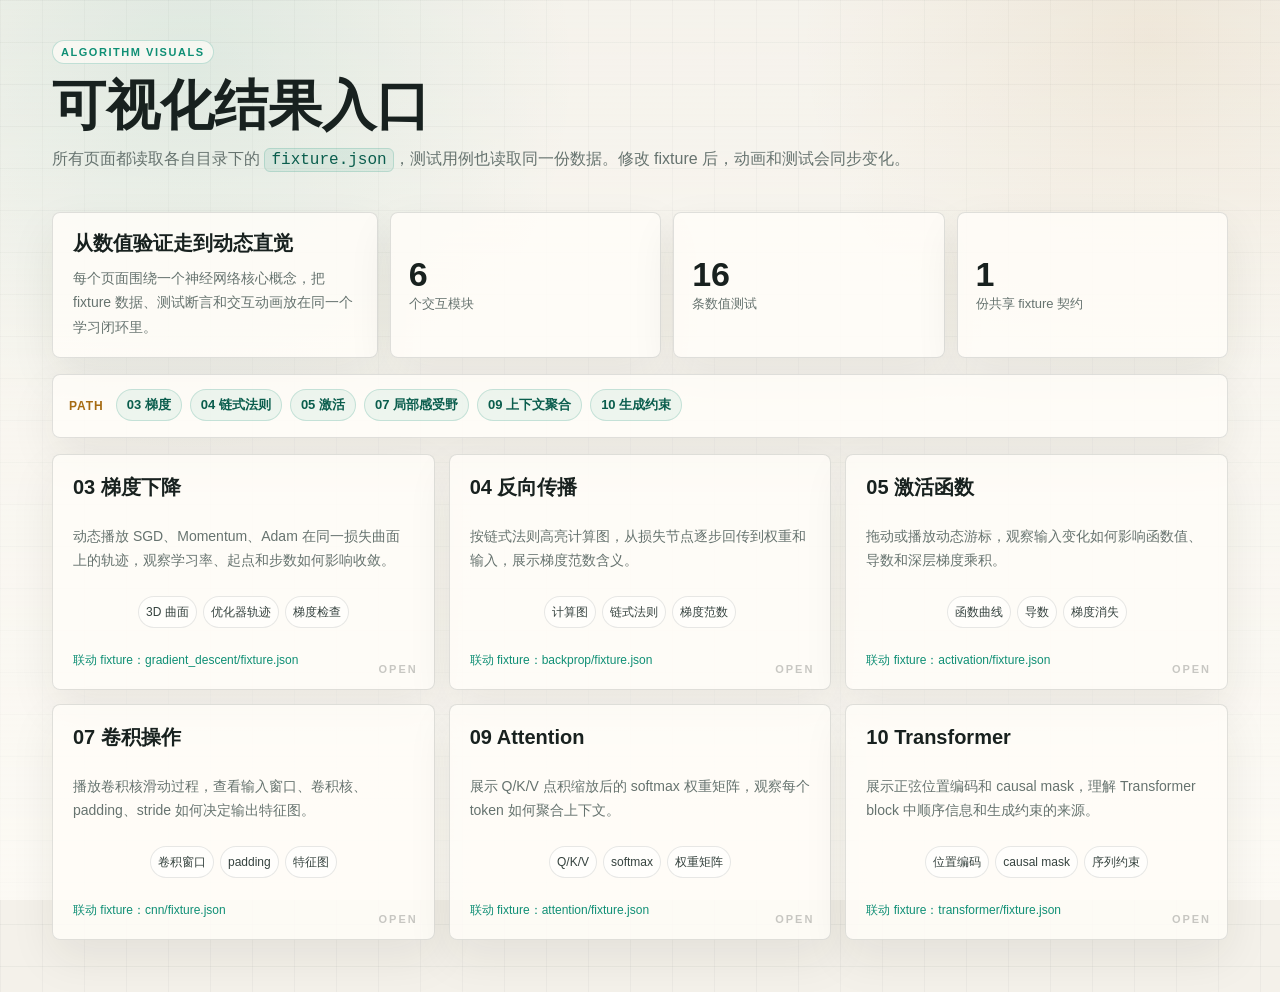
<file: visualizations/index.html>
<!DOCTYPE html>
<html lang="zh-CN">
<head>
  <meta charset="UTF-8" />
  <meta name="viewport" content="width=device-width, initial-scale=1" />
  <title>neural-from-scratch 可视化入口</title>
  <link rel="icon" href="data:," />
  <link rel="stylesheet" href="./shared.css" />
  <style>
    main { gap: 16px; }
    .overview {
      display: grid;
      grid-template-columns: 1.2fr repeat(3, minmax(140px, 1fr));
      gap: 12px;
      align-items: stretch;
    }
    .overview-main,
    .overview-stat,
    .path-panel {
      position: relative;
      overflow: hidden;
      border: 1px solid var(--line);
      border-radius: var(--radius);
      background: rgba(255, 253, 248, 0.84);
      box-shadow: var(--shadow);
      animation: rise-in 420ms cubic-bezier(.2,.8,.2,1) both;
    }
    .overview-main {
      padding: 18px 20px;
      display: grid;
      gap: 10px;
    }
    .overview-main h2 { margin: 0; font-size: 20px; }
    .overview-main p { font-size: 14px; }
    .overview-stat {
      padding: 18px;
      display: grid;
      align-content: center;
      gap: 4px;
    }
    .stat-value {
      color: var(--ink);
      font-size: 34px;
      line-height: 1;
      font-weight: 780;
      font-variant-numeric: tabular-nums;
    }
    .stat-label {
      color: var(--muted);
      font-size: 13px;
      line-height: 1.45;
    }
    .path-panel {
      padding: 14px 16px;
      display: grid;
      grid-template-columns: auto 1fr;
      gap: 12px;
      align-items: center;
      animation-delay: 80ms;
    }
    .path-label {
      color: var(--accent-2);
      font-size: 12px;
      font-weight: 800;
      letter-spacing: 0.08em;
    }
    .path-steps {
      display: flex;
      gap: 8px;
      align-items: center;
      overflow-x: auto;
      padding-bottom: 2px;
    }
    .path-step {
      flex: 0 0 auto;
      border: 1px solid rgba(15, 143, 117, 0.18);
      border-radius: 999px;
      padding: 6px 10px;
      color: #0a5d4d;
      background: rgba(15, 143, 117, 0.07);
      font-size: 13px;
      font-weight: 700;
      text-decoration: none;
      transition: transform 160ms ease, background 160ms ease;
    }
    .path-step:hover {
      transform: translateY(-1px);
      background: rgba(15, 143, 117, 0.12);
    }
    .grid { display: grid; grid-template-columns: repeat(3, minmax(0, 1fr)); gap: 14px; }
    .card {
      position: relative;
      overflow: hidden;
      display: grid;
      gap: 14px;
      min-height: 236px;
      padding: 20px;
      border: 1px solid var(--line);
      border-radius: var(--radius);
      background: rgba(255, 253, 248, 0.82);
      color: var(--ink);
      text-decoration: none;
      box-shadow: var(--shadow);
      animation: rise-in 560ms cubic-bezier(.2,.8,.2,1) both;
      transition: transform 180ms ease, border-color 180ms ease, background 180ms ease, box-shadow 180ms ease;
    }
    .card:nth-child(2) { animation-delay: 60ms; }
    .card:nth-child(3) { animation-delay: 120ms; }
    .card:nth-child(4) { animation-delay: 180ms; }
    .card:nth-child(5) { animation-delay: 240ms; }
    .card:nth-child(6) { animation-delay: 300ms; }
    .card::before {
      content: "";
      position: absolute;
      inset: 0;
      background:
        linear-gradient(120deg, rgba(15,143,117,0.10), transparent 44%),
        radial-gradient(circle at 100% 0%, rgba(166,107,18,0.10), transparent 42%);
      opacity: 0;
      transition: opacity 180ms ease;
    }
    .card::after {
      content: "OPEN";
      position: absolute;
      right: 16px;
      bottom: 14px;
      color: rgba(24, 33, 31, 0.24);
      font-size: 11px;
      font-weight: 800;
      letter-spacing: 0.18em;
    }
    .card:hover {
      transform: translateY(-5px);
      border-color: rgba(15, 143, 117, 0.42);
      background: rgba(255, 253, 248, 0.98);
      box-shadow: 0 24px 56px rgba(43, 35, 20, 0.12), 0 0 0 1px rgba(15,143,117,0.06);
    }
    .card:hover::before { opacity: 1; }
    .card h2, .card p, .card .meta { position: relative; }
    .card h2 { margin: 0; font-size: 20px; letter-spacing: 0; }
    .card p { font-size: 14px; color: var(--muted); }
    .module-tags {
      position: relative;
      display: flex;
      flex-wrap: wrap;
      gap: 6px;
      justify-content: center;
    }
    .module-tags span {
      display: inline-flex;
      align-items: center;
      justify-content: center;
      border: 1px solid rgba(24,33,31,0.10);
      border-radius: 999px;
      padding: 4px 7px;
      color: var(--soft);
      background: rgba(255,255,255,0.58);
      font-size: 12px;
      line-height: 1;
    }
    .meta {
      align-self: end;
      color: var(--accent);
      font-size: 12px;
      font-variant-numeric: tabular-nums;
    }
    @media (max-width: 980px) {
      .overview { grid-template-columns: 1fr 1fr; }
      .overview-main { grid-column: 1 / -1; }
      .grid { grid-template-columns: repeat(2, minmax(0, 1fr)); }
    }
    @media (max-width: 680px) {
      .grid,
      .path-panel { grid-template-columns: 1fr; }
      .overview { grid-template-columns: repeat(3, 1fr); }
      .overview-main { grid-column: 1 / -1; }
      .overview-stat { padding: 14px 12px; }
      .stat-value { font-size: 28px; }
      .stat-label { font-size: 12px; }
      .card { min-height: 212px; }
      .path-steps { flex-wrap: wrap; overflow-x: visible; }
    }
  </style>
</head>
<body>
  <header>
    <h1>可视化结果入口</h1>
    <p>所有页面都读取各自目录下的 <code>fixture.json</code>，测试用例也读取同一份数据。修改 fixture 后，动画和测试会同步变化。</p>
  </header>
  <main>
    <section class="overview" aria-label="可视化概览">
      <div class="overview-main">
        <h2>从数值验证走到动态直觉</h2>
        <p>每个页面围绕一个神经网络核心概念，把 fixture 数据、测试断言和交互动画放在同一个学习闭环里。</p>
      </div>
      <div class="overview-stat">
        <span class="stat-value">6</span>
        <span class="stat-label">个交互模块</span>
      </div>
      <div class="overview-stat">
        <span class="stat-value">16</span>
        <span class="stat-label">条数值测试</span>
      </div>
      <div class="overview-stat">
        <span class="stat-value">1</span>
        <span class="stat-label">份共享 fixture 契约</span>
      </div>
    </section>
    <section class="path-panel" aria-label="推荐学习路径">
      <div class="path-label">PATH</div>
      <div class="path-steps">
        <a class="path-step" href="./gradient_descent/">03 梯度</a>
        <a class="path-step" href="./backprop/">04 链式法则</a>
        <a class="path-step" href="./activation/">05 激活</a>
        <a class="path-step" href="./cnn/">07 局部感受野</a>
        <a class="path-step" href="./attention/">09 上下文聚合</a>
        <a class="path-step" href="./transformer/">10 生成约束</a>
      </div>
    </section>
    <section class="grid">
      <a class="card" href="./gradient_descent/">
        <h2>03 梯度下降</h2>
        <p>动态播放 SGD、Momentum、Adam 在同一损失曲面上的轨迹，观察学习率、起点和步数如何影响收敛。</p>
        <div class="module-tags"><span>3D 曲面</span><span>优化器轨迹</span><span>梯度检查</span></div>
        <span class="meta">联动 fixture：gradient_descent/fixture.json</span>
      </a>
      <a class="card" href="./backprop/">
        <h2>04 反向传播</h2>
        <p>按链式法则高亮计算图，从损失节点逐步回传到权重和输入，展示梯度范数含义。</p>
        <div class="module-tags"><span>计算图</span><span>链式法则</span><span>梯度范数</span></div>
        <span class="meta">联动 fixture：backprop/fixture.json</span>
      </a>
      <a class="card" href="./activation/">
        <h2>05 激活函数</h2>
        <p>拖动或播放动态游标，观察输入变化如何影响函数值、导数和深层梯度乘积。</p>
        <div class="module-tags"><span>函数曲线</span><span>导数</span><span>梯度消失</span></div>
        <span class="meta">联动 fixture：activation/fixture.json</span>
      </a>
      <a class="card" href="./cnn/">
        <h2>07 卷积操作</h2>
        <p>播放卷积核滑动过程，查看输入窗口、卷积核、padding、stride 如何决定输出特征图。</p>
        <div class="module-tags"><span>卷积窗口</span><span>padding</span><span>特征图</span></div>
        <span class="meta">联动 fixture：cnn/fixture.json</span>
      </a>
      <a class="card" href="./attention/">
        <h2>09 Attention</h2>
        <p>展示 Q/K/V 点积缩放后的 softmax 权重矩阵，观察每个 token 如何聚合上下文。</p>
        <div class="module-tags"><span>Q/K/V</span><span>softmax</span><span>权重矩阵</span></div>
        <span class="meta">联动 fixture：attention/fixture.json</span>
      </a>
      <a class="card" href="./transformer/">
        <h2>10 Transformer</h2>
        <p>展示正弦位置编码和 causal mask，理解 Transformer block 中顺序信息和生成约束的来源。</p>
        <div class="module-tags"><span>位置编码</span><span>causal mask</span><span>序列约束</span></div>
        <span class="meta">联动 fixture：transformer/fixture.json</span>
      </a>
    </section>
  </main>
</body>
</html>
</file>
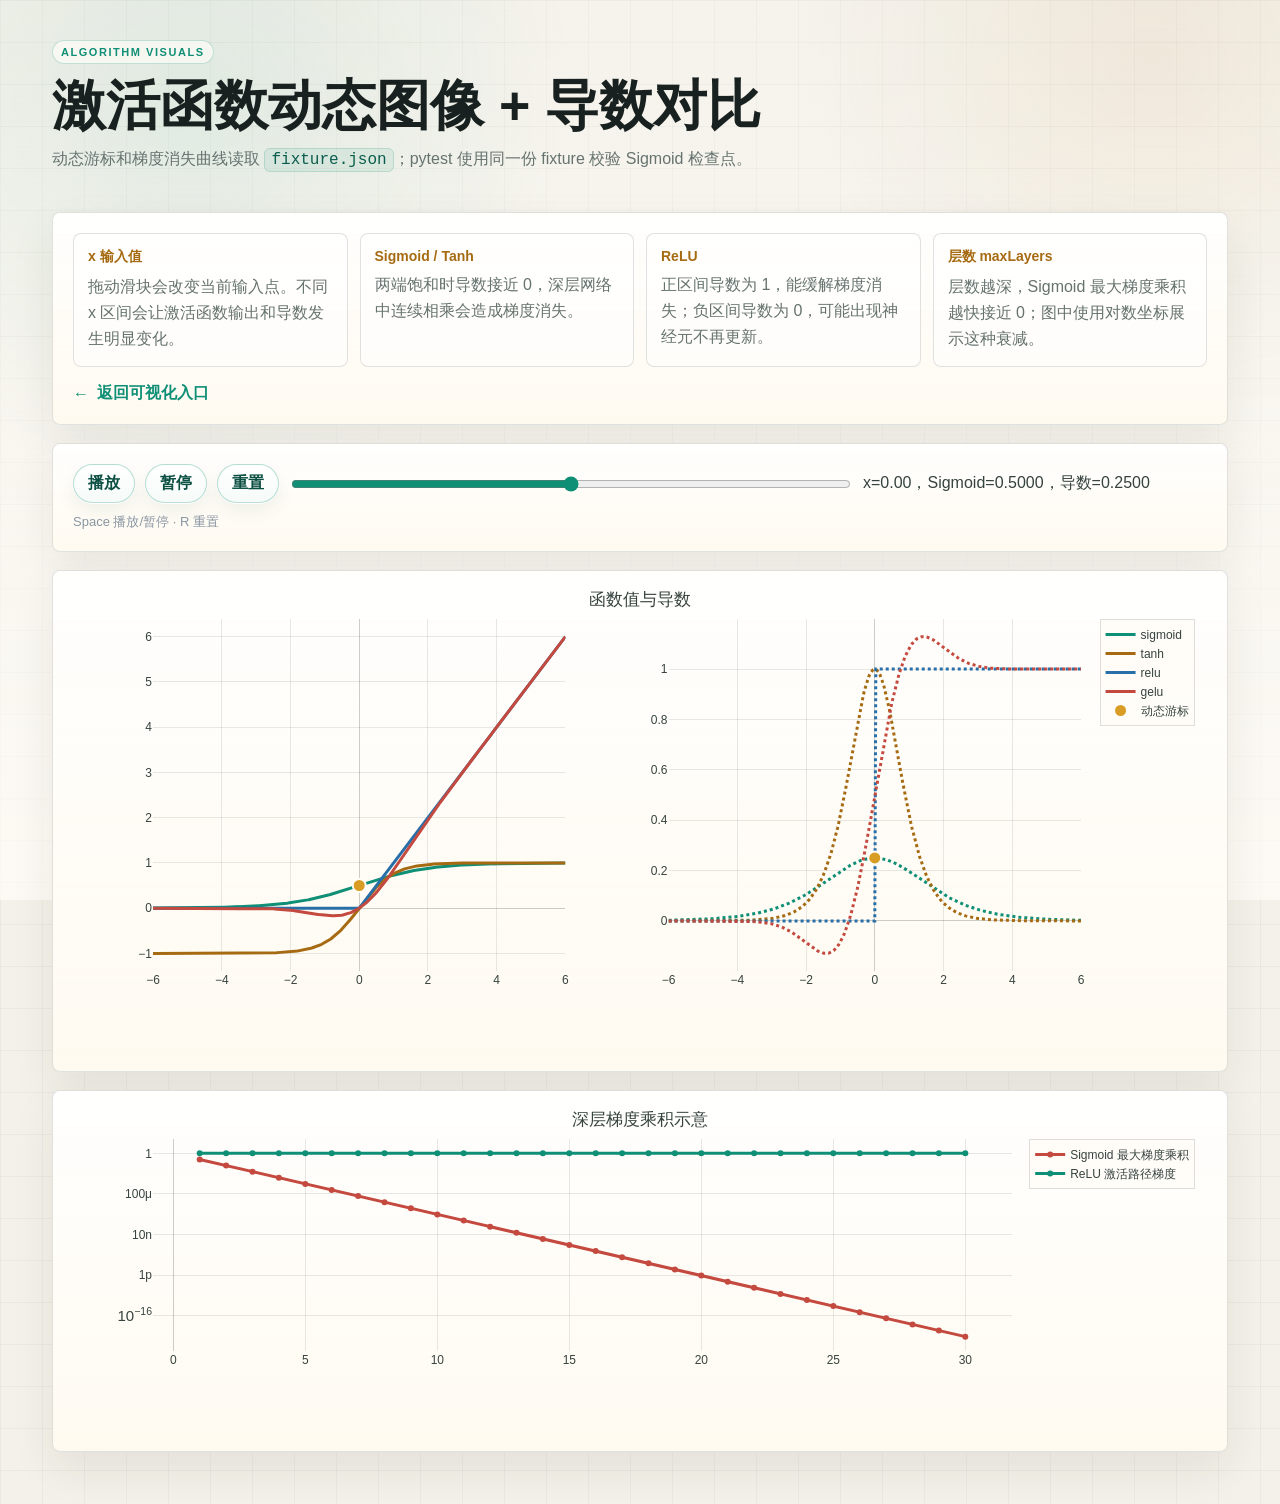
<file: visualizations/activation/index.html>
<!DOCTYPE html>
<html lang="zh-CN">
<head>
  <meta charset="UTF-8" />
  <meta name="viewport" content="width=device-width, initial-scale=1" />
  <title>激活函数 —— 测试联动动态可视化</title>
  <link rel="icon" href="data:," />
  <link rel="stylesheet" href="../shared.css" />
  <script src="https://cdn.plot.ly/plotly-2.32.0.min.js"></script>
</head>
<body>
  <header>
    <h1>激活函数动态图像 + 导数对比</h1>
    <p>动态游标和梯度消失曲线读取 <code>fixture.json</code>；pytest 使用同一份 fixture 校验 Sigmoid 检查点。</p>
  </header>
  <main>
    <section class="panel">
      <div class="explain">
        <div class="explain-item"><b>x 输入值</b><span>拖动滑块会改变当前输入点。不同 x 区间会让激活函数输出和导数发生明显变化。</span></div>
        <div class="explain-item"><b>Sigmoid / Tanh</b><span>两端饱和时导数接近 0，深层网络中连续相乘会造成梯度消失。</span></div>
        <div class="explain-item"><b>ReLU</b><span>正区间导数为 1，能缓解梯度消失；负区间导数为 0，可能出现神经元不再更新。</span></div>
        <div class="explain-item"><b>层数 maxLayers</b><span>层数越深，Sigmoid 最大梯度乘积越快接近 0；图中使用对数坐标展示这种衰减。</span></div>
      </div>
      <a class="back-link" href="../">返回可视化入口</a>
    </section>
    <section class="panel controls">
      <button id="play">播放</button>
      <button id="pause">暂停</button>
      <button id="reset">重置</button>
      <input id="slider" type="range" min="0" value="0" />
      <span class="metric" id="readout"></span>
      <span class="metric" style="color:#8a96a3;font-size:13px">Space 播放/暂停 · R 重置</span>
    </section>
    <section class="panel"><div id="activationPlot" style="height:460px"></div></section>
    <section class="panel"><div id="vanishingPlot" style="height:320px"></div></section>
  </main>
  <script>
    const fallbackFixture = {
      domain: {min: -6, max: 6, points: 401},
      deepGradient: {maxLayers: 30, sigmoidMaxDerivative: 0.25, reluActiveDerivative: 1},
      gradientCheck: {x: 0, sigmoid: 0.5, sigmoidGradient: 0.25, tolerance: 0.00001}
    };
    const sigmoid = x => 1 / (1 + Math.exp(-x));
    const gelu = x => 0.5 * x * (1 + Math.tanh(Math.sqrt(2 / Math.PI) * (x + 0.044715 * x ** 3)));
    const numericGrad = (fn, x) => (fn(x + 1e-4) - fn(x - 1e-4)) / 2e-4;
    const plotTheme = {
      paper_bgcolor: "rgba(0,0,0,0)",
      plot_bgcolor: "rgba(0,0,0,0)",
      font: {color: "#36433f", family: "Avenir Next, Helvetica Neue, sans-serif"},
      xaxis: {gridcolor: "rgba(24,33,31,0.10)", zerolinecolor: "rgba(24,33,31,0.22)"},
      yaxis: {gridcolor: "rgba(24,33,31,0.10)", zerolinecolor: "rgba(24,33,31,0.22)"},
      xaxis2: {gridcolor: "rgba(24,33,31,0.10)", zerolinecolor: "rgba(24,33,31,0.22)"},
      yaxis2: {gridcolor: "rgba(24,33,31,0.10)", zerolinecolor: "rgba(24,33,31,0.22)"},
      legend: {bgcolor: "rgba(255,253,248,0.76)", bordercolor: "rgba(24,33,31,0.14)", borderwidth: 1}
    };

    async function loadFixture() {
      try {
        const response = await fetch("fixture.json", {cache: "no-store"});
        if (!response.ok) throw new Error(response.statusText);
        return await response.json();
      } catch {
        return fallbackFixture;
      }
    }

    function range(min, max, points) {
      return Array.from({length: points}, (_, i) => min + i * (max - min) / (points - 1));
    }

    loadFixture().then(fixture => {
      const xs = range(fixture.domain.min, fixture.domain.max, fixture.domain.points);
      const funcs = [
        ["sigmoid", x => sigmoid(x), x => sigmoid(x) * (1 - sigmoid(x))],
        ["tanh", x => Math.tanh(x), x => 1 - Math.tanh(x) ** 2],
        ["relu", x => Math.max(0, x), x => x > 0 ? 1 : 0],
        ["gelu", gelu, x => numericGrad(gelu, x)]
      ];
      const colors = ["#0f8f75", "#a66b12", "#286fa8", "#c4493f"];
      const traces = funcs.flatMap(([name, fn, grad], i) => [
        {x: xs, y: xs.map(fn), name, xaxis: "x", yaxis: "y", mode: "lines", line: {color: colors[i], width: 3}},
        {x: xs, y: xs.map(grad), name: name + " 导数", xaxis: "x2", yaxis: "y2", mode: "lines", line: {color: colors[i], width: 3, dash: "dot"}, showlegend: false}
      ]);
      traces.push({x: [0], y: [sigmoid(0)], name: "动态游标", mode: "markers", marker: {size: 13, color: "#d99c25", line: {color: "#fffdf8", width: 2}}});
      traces.push({x: [0], y: [0.25], name: "动态导数", xaxis: "x2", yaxis: "y2", mode: "markers", marker: {size: 13, color: "#d99c25", line: {color: "#fffdf8", width: 2}}, showlegend: false});

      Plotly.newPlot("activationPlot", traces, {
        ...plotTheme,
        grid: {rows: 1, columns: 2, pattern: "independent"},
        margin: {t: 28},
        title: "函数值与导数"
      }, {responsive: true});

      const layers = Array.from({length: fixture.deepGradient.maxLayers}, (_, i) => i + 1);
      Plotly.newPlot("vanishingPlot", [
        {x: layers, y: layers.map(l => fixture.deepGradient.sigmoidMaxDerivative ** l), name: "Sigmoid 最大梯度乘积", mode: "lines+markers", line: {color: "#c4493f", width: 3}, marker: {color: "#c4493f"}},
        {x: layers, y: layers.map(l => fixture.deepGradient.reluActiveDerivative ** l), name: "ReLU 激活路径梯度", mode: "lines+markers", line: {color: "#0f8f75", width: 3}, marker: {color: "#0f8f75"}}
      ], {...plotTheme, yaxis: {type: "log", gridcolor: "rgba(24,33,31,0.10)", zerolinecolor: "rgba(24,33,31,0.22)"}, margin: {t: 28}, title: "深层梯度乘积示意"}, {responsive: true});

      const slider = document.getElementById("slider");
      slider.max = xs.length - 1;
      const midIdx = Math.floor(xs.length / 2);
      let idx = midIdx, timer = null;

      function render() {
        const x = xs[idx];
        const s = sigmoid(x);
        const sg = s * (1 - s);
        Plotly.restyle("activationPlot", {x: [[x]], y: [[s]]}, [traces.length - 2]);
        Plotly.restyle("activationPlot", {x: [[x]], y: [[sg]]}, [traces.length - 1]);
        slider.value = idx;
        document.getElementById("readout").textContent = `x=${x.toFixed(2)}，Sigmoid=${s.toFixed(4)}，导数=${sg.toFixed(4)}`;
      }

      document.getElementById("play").onclick = () => {
        if (timer) return;
        timer = setInterval(() => { idx = (idx + 4) % xs.length; render(); }, 90);
      };
      document.getElementById("pause").onclick = () => { clearInterval(timer); timer = null; };
      document.getElementById("reset").onclick = () => { idx = midIdx; clearInterval(timer); timer = null; render(); };
      slider.oninput = event => { idx = Number(event.target.value); render(); };

      document.addEventListener("keydown", e => {
        if (e.target.tagName === "INPUT") return;
        if (e.key === " ") {
          e.preventDefault();
          if (timer) document.getElementById("pause").click();
          else document.getElementById("play").click();
        }
        if (e.key === "r" || e.key === "R") document.getElementById("reset").click();
      });

      render();
    });
  </script>
</body>
</html>
</file>
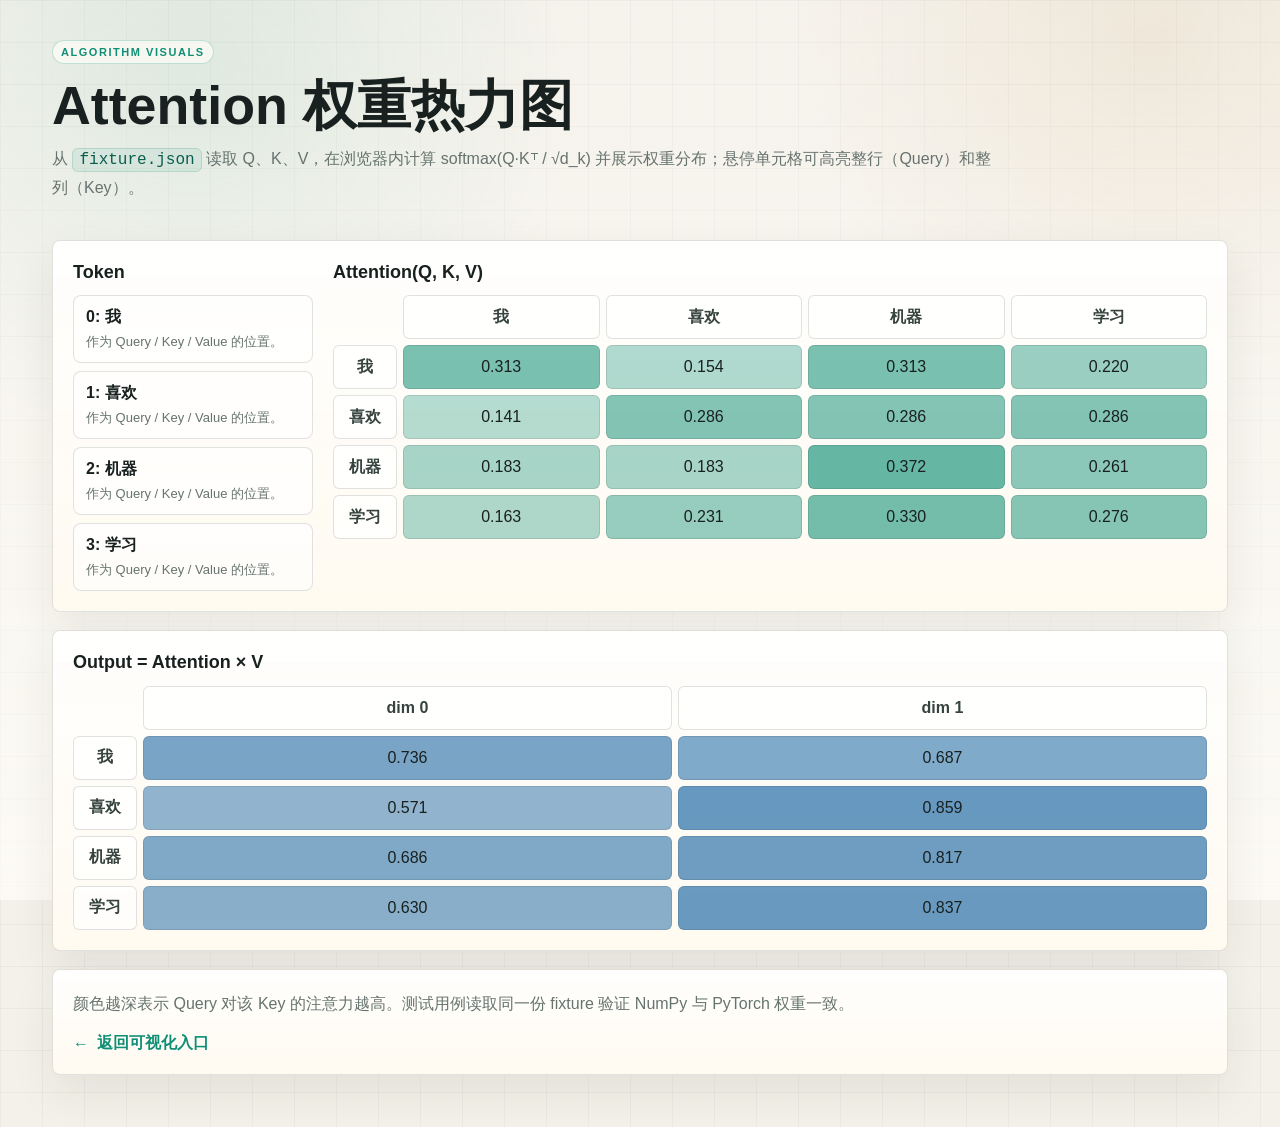
<file: visualizations/attention/index.html>
<!DOCTYPE html>
<html lang="zh-CN">
<head>
  <meta charset="UTF-8" />
  <meta name="viewport" content="width=device-width, initial-scale=1" />
  <title>Attention 机制 —— Q/K/V 权重热力图</title>
  <link rel="icon" href="data:," />
  <link rel="stylesheet" href="../shared.css" />
  <style>
    .attn-layout { display: grid; grid-template-columns: minmax(180px, 240px) 1fr; gap: 20px; align-items: start; }
    .attn-matrix { display: grid; gap: 6px; overflow-x: auto; }
    .attn-row { display: grid; gap: 6px; align-items: center; }
    .a-label { min-height: 44px; border: 1px solid var(--line); border-radius: 6px; display: grid; place-items: center; color: var(--soft); font-variant-numeric: tabular-nums; background: rgba(255,255,255,0.72); font-weight: 700; }
    .a-cell { min-height: 44px; border-radius: 6px; display: grid; place-items: center; color: var(--ink); font-variant-numeric: tabular-nums; border: 1px solid rgba(24,33,31,0.12); cursor: default; transition: transform 0.12s ease, outline 0.08s, box-shadow 0.12s ease; }
    .a-cell.hl-row { outline: 2px solid rgba(15,143,117,0.42); outline-offset: -2px; }
    .a-cell.hl-col { outline: 2px solid rgba(166,107,18,0.42); outline-offset: -2px; }
    .a-cell.hl-both { transform: scale(1.035); outline: 3px solid var(--accent); outline-offset: -2px; box-shadow: 0 0 0 5px rgba(15,143,117,0.08); font-weight: 800; }
    .token-list { display: grid; gap: 8px; }
    .token { border: 1px solid var(--line); border-radius: 8px; padding: 11px 12px; background: rgba(255,255,255,0.68); }
    .token b { display: block; margin-bottom: 4px; }
    .token span { font-size: 13px; color: var(--muted); }
    .readout { margin-top: 10px !important; font-size: 13px; min-height: 1.5em; color: var(--accent); font-variant-numeric: tabular-nums; }
    .out-layout { display: grid; gap: 6px; overflow-x: auto; }
    .out-row { display: grid; gap: 6px; align-items: center; }
    @media (max-width: 760px) { .attn-layout { grid-template-columns: 1fr; } }
  </style>
</head>
<body>
  <header>
    <h1>Attention 权重热力图</h1>
    <p>从 <code>fixture.json</code> 读取 Q、K、V，在浏览器内计算 softmax(Q·Kᵀ / √d_k) 并展示权重分布；悬停单元格可高亮整行（Query）和整列（Key）。</p>
  </header>
  <main>
    <section class="panel">
      <div class="attn-layout">
        <div>
          <h2 style="margin:0 0 12px">Token</h2>
          <div id="tokens" class="token-list"></div>
        </div>
        <div>
          <h2 style="margin:0 0 12px">Attention(Q, K, V)</h2>
          <div id="matrix" class="attn-matrix"></div>
          <p class="readout" id="readout"></p>
        </div>
      </div>
    </section>
    <section class="panel">
      <h2 style="margin:0 0 12px">Output = Attention × V</h2>
      <div id="output" class="out-layout"></div>
    </section>
    <section class="panel">
      <p>颜色越深表示 Query 对该 Key 的注意力越高。测试用例读取同一份 fixture 验证 NumPy 与 PyTorch 权重一致。</p>
      <a class="back-link" href="../">返回可视化入口</a>
    </section>
  </main>
  <script>
    const fallback = {
      tokens: ["我", "喜欢", "机器", "学习"],
      q: [[1.0,0.0],[0.0,1.0],[1.0,1.0],[0.5,1.0]],
      k: [[1.0,0.0],[0.0,1.0],[1.0,1.0],[0.5,1.0]],
      v: [[1.0,0.0],[0.0,1.0],[1.0,1.0],[0.5,1.0]],
      expectedWeights: [
        [0.3129638493,0.1543126758,0.3129638493,0.2197596256],
        [0.1411563050,0.2862812317,0.2862812317,0.2862812317],
        [0.1834110559,0.1834110559,0.3719787143,0.2611991739],
        [0.1625559727,0.2314990521,0.3296822030,0.2762627722]
      ],
      tolerance: 0.000001
    };

    async function loadFixture() {
      try {
        const r = await fetch("fixture.json", {cache: "no-store"});
        if (!r.ok) throw new Error(r.statusText);
        return await r.json();
      } catch {
        return fallback;
      }
    }

    function transpose(M) { return M[0].map((_, j) => M.map(row => row[j])); }
    function matmul(A, B) {
      const Bt = transpose(B);
      return A.map(row => Bt.map(col => row.reduce((s, v, i) => s + v * col[i], 0)));
    }
    function softmax(row) {
      const max = Math.max(...row);
      const exp = row.map(v => Math.exp(v - max));
      const sum = exp.reduce((a, b) => a + b, 0);
      return exp.map(v => v / sum);
    }
    function computeAttention(Q, K, V) {
      const dk = K[0].length;
      const scores = matmul(Q, transpose(K)).map(row => row.map(s => s / Math.sqrt(dk)));
      const weights = scores.map(softmax);
      return { weights, output: matmul(weights, V) };
    }

    function attnColor(v) {
      return `rgba(15,143,117,${Math.min(0.10 + v * 1.45, 0.72)})`;
    }
    function outputColor(v) {
      const a = Math.min(0.12 + Math.abs(v) * 0.68, 0.9);
      return v >= 0 ? `rgba(40,111,168,${a})` : `rgba(196,73,63,${a})`;
    }

    loadFixture().then(fixture => {
      const tokens = fixture.tokens;
      const n = tokens.length;
      const { weights, output } = computeAttention(fixture.q, fixture.k, fixture.v);

      // Token list
      document.getElementById("tokens").innerHTML = tokens.map((t, i) =>
        `<div class="token"><b>${i}: ${t}</b><span>作为 Query / Key / Value 的位置。</span></div>`
      ).join("");

      // Attention matrix
      const matrixEl = document.getElementById("matrix");
      const colTpl = `64px repeat(${n}, minmax(56px, 1fr))`;
      const allCells = [];

      const headerRow = document.createElement("div");
      headerRow.className = "attn-row";
      headerRow.style.gridTemplateColumns = colTpl;
      headerRow.innerHTML = `<div></div>${tokens.map(t => `<div class="a-label">${t}</div>`).join("")}`;
      matrixEl.appendChild(headerRow);

      weights.forEach((row, i) => {
        const rowDiv = document.createElement("div");
        rowDiv.className = "attn-row";
        rowDiv.style.gridTemplateColumns = colTpl;
        const lbl = document.createElement("div");
        lbl.className = "a-label";
        lbl.textContent = tokens[i];
        rowDiv.appendChild(lbl);
        row.forEach((w, j) => {
          const cell = document.createElement("div");
          cell.className = "a-cell";
          cell.dataset.row = i;
          cell.dataset.col = j;
          cell.style.background = attnColor(w);
          cell.textContent = w.toFixed(3);
          allCells.push(cell);
          rowDiv.appendChild(cell);
        });
        matrixEl.appendChild(rowDiv);
      });

      const readout = document.getElementById("readout");
      allCells.forEach(cell => {
        cell.addEventListener("mouseenter", () => {
          const r = +cell.dataset.row, c = +cell.dataset.col;
          allCells.forEach(el => {
            const er = +el.dataset.row, ec = +el.dataset.col;
            el.classList.toggle("hl-row", er === r && ec !== c);
            el.classList.toggle("hl-col", ec === c && er !== r);
            el.classList.toggle("hl-both", er === r && ec === c);
          });
          readout.textContent = `"${tokens[r]}" 关注 "${tokens[c]}"：权重 = ${weights[r][c].toFixed(4)}`;
        });
        cell.addEventListener("mouseleave", () => {
          allCells.forEach(el => el.classList.remove("hl-row", "hl-col", "hl-both"));
          readout.textContent = "";
        });
      });

      // Output matrix
      const outputEl = document.getElementById("output");
      const dv = fixture.v[0].length;
      const outColTpl = `64px repeat(${dv}, minmax(80px, 1fr))`;

      const outHeader = document.createElement("div");
      outHeader.className = "out-row";
      outHeader.style.gridTemplateColumns = outColTpl;
      outHeader.innerHTML = `<div></div>${Array.from({length: dv}, (_, i) => `<div class="a-label">dim ${i}</div>`).join("")}`;
      outputEl.appendChild(outHeader);

      output.forEach((row, i) => {
        const rowDiv = document.createElement("div");
        rowDiv.className = "out-row";
        rowDiv.style.gridTemplateColumns = outColTpl;
        const lbl = document.createElement("div");
        lbl.className = "a-label";
        lbl.textContent = tokens[i];
        rowDiv.appendChild(lbl);
        row.forEach(v => {
          const cell = document.createElement("div");
          cell.className = "a-cell";
          cell.style.background = outputColor(v);
          cell.textContent = v.toFixed(3);
          rowDiv.appendChild(cell);
        });
        outputEl.appendChild(rowDiv);
      });
    });
  </script>
</body>
</html>
</file>
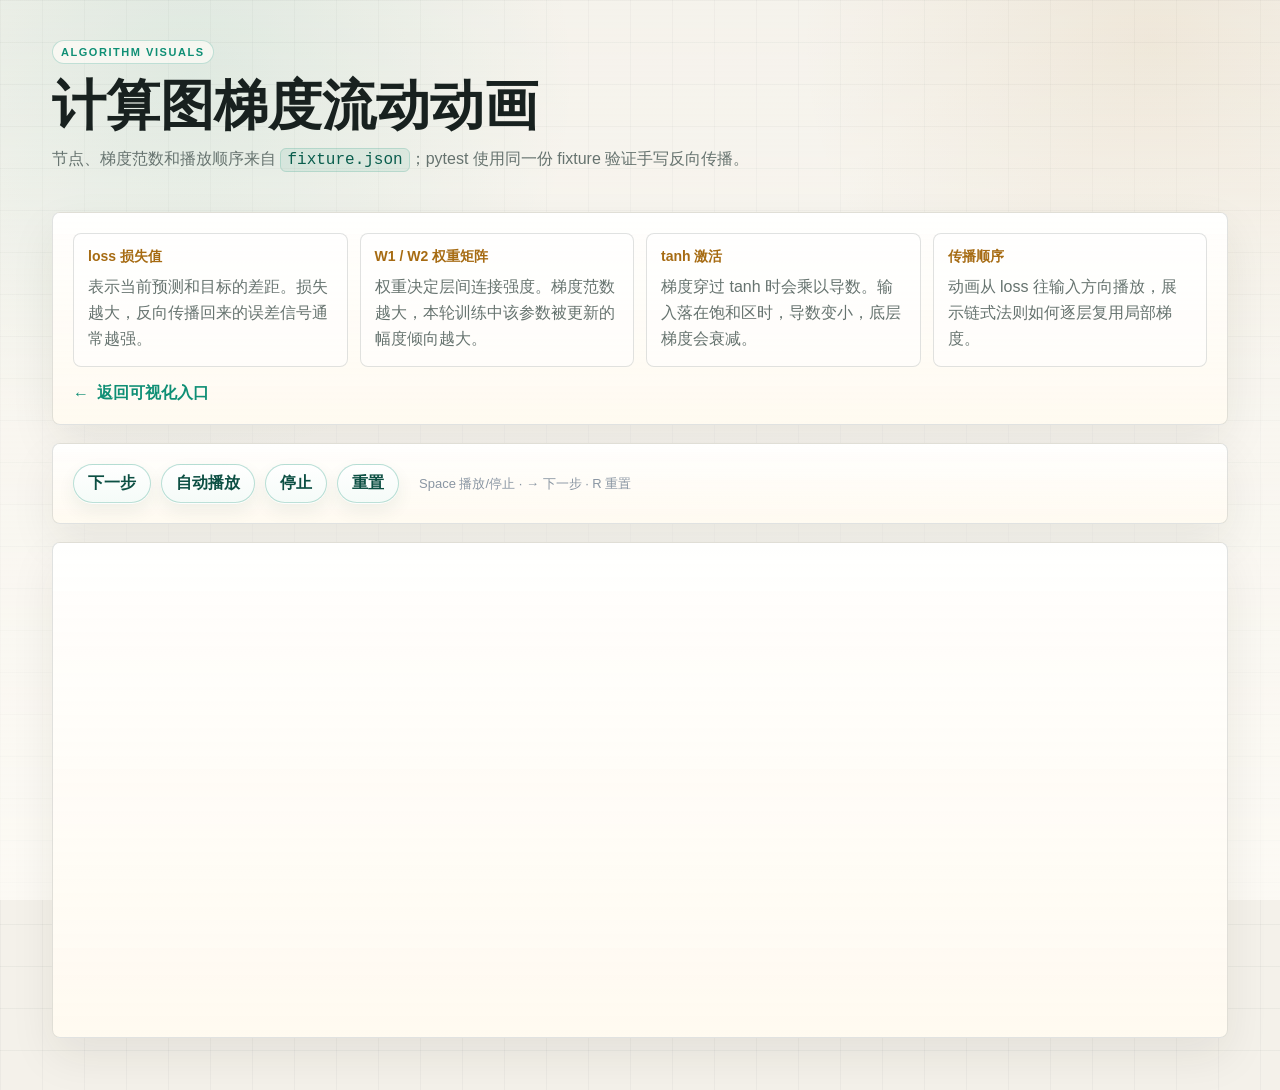
<file: visualizations/backprop/index.html>
<!DOCTYPE html>
<html lang="zh-CN">
<head>
  <meta charset="UTF-8" />
  <meta name="viewport" content="width=device-width, initial-scale=1" />
  <title>反向传播 —— 测试联动动态可视化</title>
  <link rel="icon" href="data:," />
  <link rel="stylesheet" href="../shared.css" />
  <script src="https://d3js.org/d3.v7.min.js"></script>
  <style>
    svg { width: 100%; height: auto; display: block; }
  </style>
</head>
<body>
  <header>
    <h1>计算图梯度流动动画</h1>
    <p>节点、梯度范数和播放顺序来自 <code>fixture.json</code>；pytest 使用同一份 fixture 验证手写反向传播。</p>
  </header>
  <main>
    <section class="panel">
      <div class="explain">
        <div class="explain-item"><b>loss 损失值</b><span>表示当前预测和目标的差距。损失越大，反向传播回来的误差信号通常越强。</span></div>
        <div class="explain-item"><b>W1 / W2 权重矩阵</b><span>权重决定层间连接强度。梯度范数越大，本轮训练中该参数被更新的幅度倾向越大。</span></div>
        <div class="explain-item"><b>tanh 激活</b><span>梯度穿过 tanh 时会乘以导数。输入落在饱和区时，导数变小，底层梯度会衰减。</span></div>
        <div class="explain-item"><b>传播顺序</b><span>动画从 loss 往输入方向播放，展示链式法则如何逐层复用局部梯度。</span></div>
      </div>
      <a class="back-link" href="../">返回可视化入口</a>
    </section>
    <section class="panel controls">
      <button id="next">下一步</button>
      <button id="auto">自动播放</button>
      <button id="stop">停止</button>
      <button id="reset">重置</button>
      <span class="metric" id="caption"></span>
      <span class="metric" style="color:#8a96a3;font-size:13px">Space 播放/停止 · → 下一步 · R 重置</span>
    </section>
    <section class="panel"><svg viewBox="0 0 900 360" role="img" aria-label="backprop graph"></svg></section>
  </main>
  <script>
    const fallbackFixture = {
      loss: 1.1228685792256308,
      nodes: [
        {id:"x", label:"x", x:80, y:95, value:"输入批量 5x3"}, {id:"w1", label:"W1", x:80, y:220, value:"3x4"},
        {id:"z1", label:"z1 = XW1+b1", x:270, y:155, value:"5x4"}, {id:"a1", label:"a1 = tanh(z1)", x:460, y:155, value:"5x4"},
        {id:"w2", label:"W2", x:460, y:265, value:"4x2"}, {id:"z2", label:"z2 = a1W2+b2", x:650, y:155, value:"5x2"},
        {id:"loss", label:"L = MSE(z2,y)", x:820, y:155, value:"1.122869"}
      ],
      links: [["x","z1"], ["w1","z1"], ["z1","a1"], ["a1","z2"], ["w2","z2"], ["z2","loss"]],
      steps: [
        {id:"loss", caption:"从损失 L 开始，dL/dL = 1。"}, {id:"z2", caption:"计算输出层误差 dL/dz2。"},
        {id:"w2", caption:"得到输出层权重梯度。"}, {id:"a1", caption:"梯度继续传回隐藏层激活。"},
        {id:"z1", caption:"穿过 tanh 导数。"}, {id:"w1", caption:"得到第一层权重梯度。"}, {id:"x", caption:"继续回传到输入。"}
      ]
    };

    async function loadFixture() {
      try {
        const response = await fetch("fixture.json", {cache: "no-store"});
        if (!response.ok) throw new Error(response.statusText);
        return await response.json();
      } catch {
        return fallbackFixture;
      }
    }

    loadFixture().then(fixture => {
      const svg = d3.select("svg");
      const nodeById = Object.fromEntries(fixture.nodes.map(node => [node.id, node]));
      svg.selectAll("line").data(fixture.links).join("line")
        .attr("x1", d => nodeById[d[0]].x).attr("y1", d => nodeById[d[0]].y)
        .attr("x2", d => nodeById[d[1]].x).attr("y2", d => nodeById[d[1]].y)
        .attr("stroke", "rgba(24,33,31,0.22)").attr("stroke-width", 3);

      const g = svg.selectAll("g.node").data(fixture.nodes).join("g")
        .attr("class", "node").attr("transform", d => `translate(${d.x},${d.y})`);
      g.append("circle").attr("r", 48).attr("fill", "rgba(255,253,248,0.92)").attr("stroke", "rgba(24,33,31,0.24)").attr("stroke-width", 2);
      g.append("text").attr("text-anchor", "middle").attr("y", -8).attr("font-size", 14).attr("fill", "#18211f").attr("font-weight", 700).text(d => d.label);
      g.append("text").attr("text-anchor", "middle").attr("y", 16).attr("font-size", 13).attr("fill", "#66736f").text(d => d.value);

      let step = 0, timer = null;

      function render() {
        const activeIds = fixture.steps.slice(0, step + 1).map(item => item.id);
        const active = new Set(activeIds);
        g.select("circle").transition().duration(220)
          .attr("fill", d => active.has(d.id) ? "rgba(15,143,117,0.16)" : "rgba(255,253,248,0.92)")
          .attr("stroke", d => active.has(d.id) ? "#0f8f75" : "rgba(24,33,31,0.24)")
          .attr("r", d => active.has(d.id) ? 53 : 48);
        svg.selectAll("line").transition().duration(220)
          .attr("stroke", d => active.has(d[0]) && active.has(d[1]) ? "#0f8f75" : "rgba(24,33,31,0.22)");
        document.getElementById("caption").textContent = fixture.steps[step].caption;
      }

      function resetState() { step = 0; clearInterval(timer); timer = null; render(); }

      document.getElementById("next").onclick = () => { step = (step + 1) % fixture.steps.length; render(); };
      document.getElementById("auto").onclick = () => {
        clearInterval(timer);
        timer = setInterval(() => { step = (step + 1) % fixture.steps.length; render(); }, 900);
      };
      document.getElementById("stop").onclick = () => { clearInterval(timer); timer = null; };
      document.getElementById("reset").onclick = resetState;

      document.addEventListener("keydown", e => {
        if (e.key === " ") {
          e.preventDefault();
          if (timer) document.getElementById("stop").click();
          else document.getElementById("auto").click();
        }
        if (e.key === "ArrowRight") document.getElementById("next").click();
        if (e.key === "r" || e.key === "R") resetState();
      });

      render();
    });
  </script>
</body>
</html>
</file>
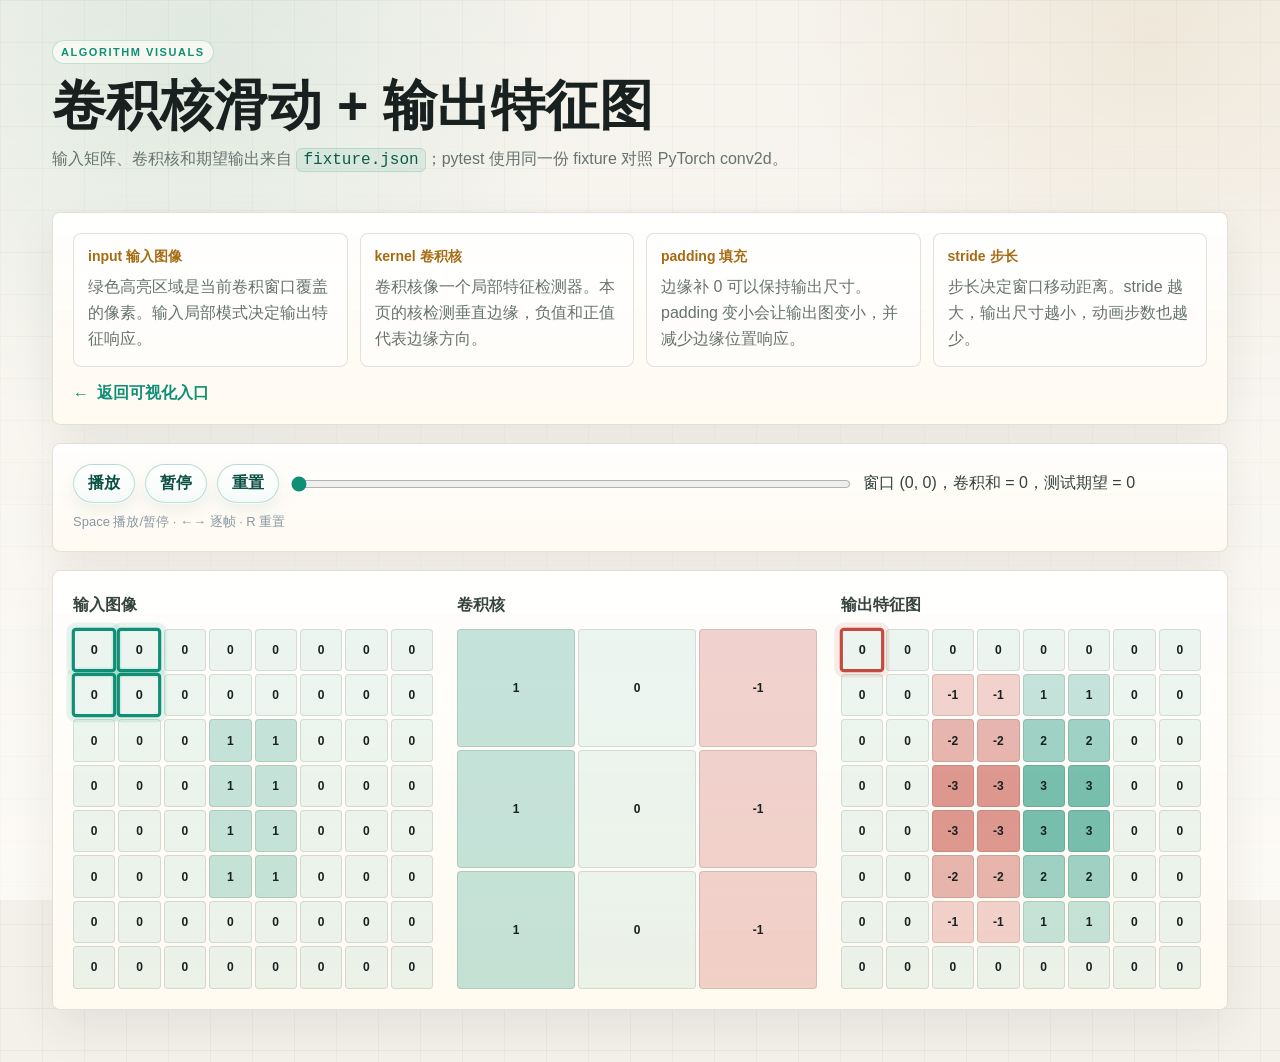
<file: visualizations/cnn/index.html>
<!DOCTYPE html>
<html lang="zh-CN">
<head>
  <meta charset="UTF-8" />
  <meta name="viewport" content="width=device-width, initial-scale=1" />
  <title>CNN —— 卷积核滑动动态可视化</title>
  <link rel="icon" href="data:," />
  <link rel="stylesheet" href="../shared.css" />
  <style>
    .boards { display: grid; grid-template-columns: repeat(auto-fit, minmax(260px, 1fr)); gap: 18px; align-items: start; }
    .board-title { margin: 0 0 10px; color: var(--soft); font-size: 16px; font-weight: 700; }
    .conv-grid { display: grid; gap: 3px; width: min(100%, 360px); aspect-ratio: 1; }
    .cell { display: grid; place-items: center; border: 1px solid rgba(24,33,31,0.12); border-radius: 4px; color: var(--ink); font-size: 12px; font-weight: 700; font-variant-numeric: tabular-nums; background: rgba(255,255,255,0.66); transition: transform 130ms ease, outline 130ms ease, box-shadow 130ms ease; }
    .active { transform: scale(1.06); outline: 3px solid var(--accent); outline-offset: -3px; box-shadow: 0 0 0 5px rgba(15,143,117,0.10); }
    .output-active { transform: scale(1.06); outline: 3px solid var(--danger); outline-offset: -3px; box-shadow: 0 0 0 5px rgba(196,73,63,0.10); }
  </style>
</head>
<body>
  <header>
    <h1>卷积核滑动 + 输出特征图</h1>
    <p>输入矩阵、卷积核和期望输出来自 <code>fixture.json</code>；pytest 使用同一份 fixture 对照 PyTorch conv2d。</p>
  </header>
  <main>
    <section class="panel">
      <div class="explain">
        <div class="explain-item"><b>input 输入图像</b><span>绿色高亮区域是当前卷积窗口覆盖的像素。输入局部模式决定输出特征响应。</span></div>
        <div class="explain-item"><b>kernel 卷积核</b><span>卷积核像一个局部特征检测器。本页的核检测垂直边缘，负值和正值代表边缘方向。</span></div>
        <div class="explain-item"><b>padding 填充</b><span>边缘补 0 可以保持输出尺寸。padding 变小会让输出图变小，并减少边缘位置响应。</span></div>
        <div class="explain-item"><b>stride 步长</b><span>步长决定窗口移动距离。stride 越大，输出尺寸越小，动画步数也越少。</span></div>
      </div>
      <a class="back-link" href="../">返回可视化入口</a>
    </section>
    <section class="panel controls">
      <button id="play">播放</button>
      <button id="pause">暂停</button>
      <button id="reset">重置</button>
      <input id="slider" type="range" min="0" value="0" />
      <span class="metric" id="readout"></span>
      <span class="metric" style="color:#8a96a3;font-size:13px">Space 播放/暂停 · ←→ 逐帧 · R 重置</span>
    </section>
    <section class="panel boards">
      <div><p class="board-title">输入图像</p><div id="input" class="conv-grid"></div></div>
      <div><p class="board-title">卷积核</p><div id="kernel" class="conv-grid"></div></div>
      <div><p class="board-title">输出特征图</p><div id="output" class="conv-grid"></div></div>
    </section>
  </main>
  <script>
    const fallbackFixture = {
      input: [[0,0,0,0,0,0,0,0],[0,0,0,0,0,0,0,0],[0,0,0,1,1,0,0,0],[0,0,0,1,1,0,0,0],[0,0,0,1,1,0,0,0],[0,0,0,1,1,0,0,0],[0,0,0,0,0,0,0,0],[0,0,0,0,0,0,0,0]],
      kernel: [[1,0,-1],[1,0,-1],[1,0,-1]],
      padding: 1,
      stride: 1,
      expectedOutput: [[0,0,0,0,0,0,0,0],[0,0,-1,-1,1,1,0,0],[0,0,-2,-2,2,2,0,0],[0,0,-3,-3,3,3,0,0],[0,0,-3,-3,3,3,0,0],[0,0,-2,-2,2,2,0,0],[0,0,-1,-1,1,1,0,0],[0,0,0,0,0,0,0,0]]
    };

    async function loadFixture() {
      try {
        const response = await fetch("fixture.json", {cache: "no-store"});
        if (!response.ok) throw new Error(response.statusText);
        return await response.json();
      } catch {
        return fallbackFixture;
      }
    }

    function padded(input, pad) {
      const h = input.length, w = input[0].length;
      return Array.from({length: h + 2 * pad}, (_, r) =>
        Array.from({length: w + 2 * pad}, (_, c) => {
          const rr = r - pad, cc = c - pad;
          return rr >= 0 && rr < h && cc >= 0 && cc < w ? input[rr][cc] : 0;
        })
      );
    }

    function convSteps(fixture) {
      const x = padded(fixture.input, fixture.padding);
      const k = fixture.kernel;
      const outH = Math.floor((x.length - k.length) / fixture.stride) + 1;
      const outW = Math.floor((x[0].length - k[0].length) / fixture.stride) + 1;
      const steps = [];
      for (let r = 0; r < outH; r++) {
        for (let c = 0; c < outW; c++) {
          let sum = 0;
          const patch = [];
          for (let kr = 0; kr < k.length; kr++) {
            for (let kc = 0; kc < k[0].length; kc++) {
              const value = x[r * fixture.stride + kr][c * fixture.stride + kc];
              sum += value * k[kr][kc];
              patch.push([r + kr - fixture.padding, c + kc - fixture.padding]);
            }
          }
          steps.push({row: r, col: c, value: sum, patch});
        }
      }
      return steps;
    }

    function drawGrid(el, matrix, className, formatter = v => String(v)) {
      el.style.gridTemplateColumns = `repeat(${matrix[0].length}, 1fr)`;
      el.innerHTML = "";
      matrix.flat().forEach(value => {
        const cell = document.createElement("div");
        cell.className = "cell " + className;
        cell.textContent = formatter(value);
        cell.dataset.value = value;
        const alpha = Math.min(0.08 + Math.abs(value) * 0.16, 0.72);
        cell.style.background = value >= 0 ? `rgba(15,143,117,${alpha})` : `rgba(196,73,63,${alpha})`;
        el.appendChild(cell);
      });
    }

    loadFixture().then(fixture => {
      const inputEl = document.getElementById("input");
      const kernelEl = document.getElementById("kernel");
      const outputEl = document.getElementById("output");
      drawGrid(inputEl, fixture.input, "input-cell");
      drawGrid(kernelEl, fixture.kernel, "kernel-cell");
      drawGrid(outputEl, fixture.expectedOutput, "output-cell");
      const steps = convSteps(fixture);
      const slider = document.getElementById("slider");
      slider.max = steps.length - 1;
      let idx = 0, timer = null;

      function render() {
        const step = steps[idx];
        inputEl.querySelectorAll(".cell").forEach(cell => cell.classList.remove("active"));
        outputEl.querySelectorAll(".cell").forEach(cell => cell.classList.remove("output-active"));
        step.patch.forEach(([r, c]) => {
          if (r < 0 || c < 0 || r >= fixture.input.length || c >= fixture.input[0].length) return;
          inputEl.children[r * fixture.input[0].length + c].classList.add("active");
        });
        outputEl.children[step.row * fixture.expectedOutput[0].length + step.col].classList.add("output-active");
        slider.value = idx;
        document.getElementById("readout").textContent = `窗口 (${step.row}, ${step.col})，卷积和 = ${step.value}，测试期望 = ${fixture.expectedOutput[step.row][step.col]}`;
      }

      document.getElementById("play").onclick = () => {
        if (timer) return;
        timer = setInterval(() => { idx = (idx + 1) % steps.length; render(); }, 180);
      };
      document.getElementById("pause").onclick = () => { clearInterval(timer); timer = null; };
      document.getElementById("reset").onclick = () => { idx = 0; clearInterval(timer); timer = null; render(); };
      slider.oninput = event => { idx = Number(event.target.value); render(); };

      document.addEventListener("keydown", e => {
        if (e.target.tagName === "INPUT") return;
        if (e.key === " ") {
          e.preventDefault();
          if (timer) document.getElementById("pause").click();
          else document.getElementById("play").click();
        }
        if (e.key === "ArrowRight") { idx = Math.min(steps.length - 1, idx + 1); render(); }
        if (e.key === "ArrowLeft") { idx = Math.max(0, idx - 1); render(); }
        if (e.key === "r" || e.key === "R") document.getElementById("reset").click();
      });

      render();
    });
  </script>
</body>
</html>
</file>
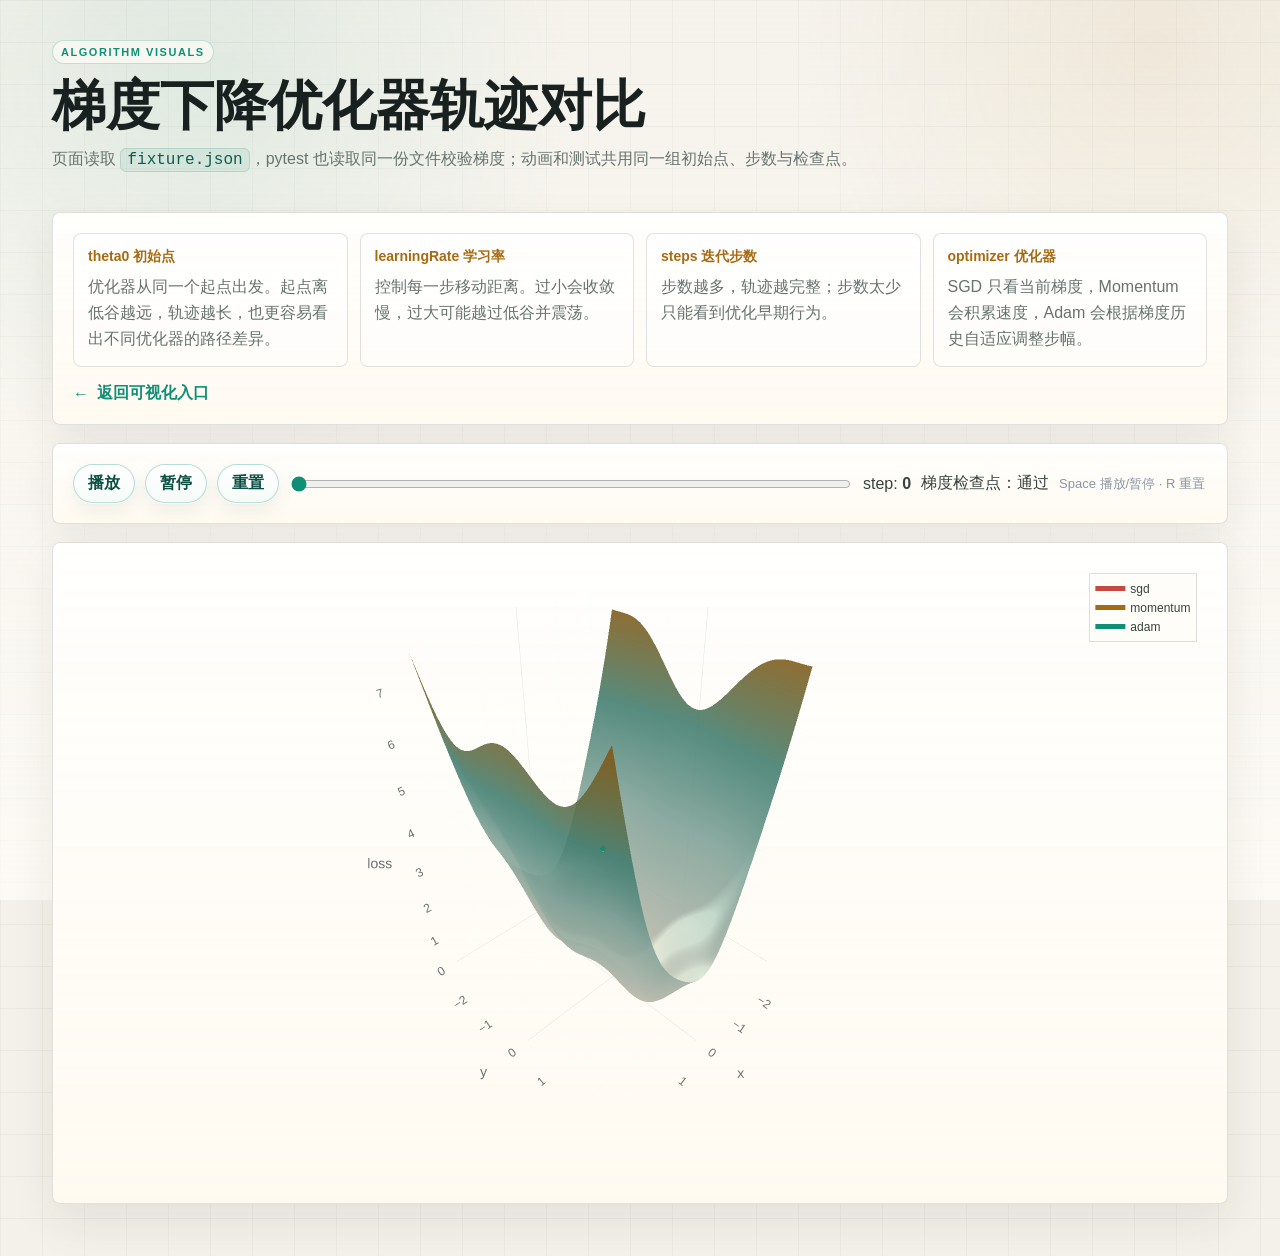
<file: visualizations/gradient_descent/index.html>
<!DOCTYPE html>
<html lang="zh-CN">
<head>
  <meta charset="UTF-8" />
  <meta name="viewport" content="width=device-width, initial-scale=1" />
  <title>梯度下降 —— 测试联动动态可视化</title>
  <link rel="icon" href="data:," />
  <link rel="stylesheet" href="../shared.css" />
  <script src="https://cdn.plot.ly/plotly-2.32.0.min.js"></script>
</head>
<body>
  <header>
    <h1>梯度下降优化器轨迹对比</h1>
    <p>页面读取 <code>fixture.json</code>，pytest 也读取同一份文件校验梯度；动画和测试共用同一组初始点、步数与检查点。</p>
  </header>
  <main>
    <section class="panel">
      <div class="explain">
        <div class="explain-item"><b>theta0 初始点</b><span>优化器从同一个起点出发。起点离低谷越远，轨迹越长，也更容易看出不同优化器的路径差异。</span></div>
        <div class="explain-item"><b>learningRate 学习率</b><span>控制每一步移动距离。过小会收敛慢，过大可能越过低谷并震荡。</span></div>
        <div class="explain-item"><b>steps 迭代步数</b><span>步数越多，轨迹越完整；步数太少只能看到优化早期行为。</span></div>
        <div class="explain-item"><b>optimizer 优化器</b><span>SGD 只看当前梯度，Momentum 会积累速度，Adam 会根据梯度历史自适应调整步幅。</span></div>
      </div>
      <a class="back-link" href="../">返回可视化入口</a>
    </section>
    <section class="panel controls">
      <button id="play">播放</button>
      <button id="pause">暂停</button>
      <button id="reset">重置</button>
      <input id="slider" type="range" min="0" value="0" />
      <span class="metric">step: <b id="step">0</b></span>
      <span class="metric" id="check"></span>
      <span class="metric" style="color:#8a96a3;font-size:13px">Space 播放/暂停 · R 重置</span>
    </section>
    <section class="panel"><div id="plot" style="height:620px"></div></section>
  </main>
  <script>
    const fallbackFixture = {
      theta0: [2.2, 2.0],
      learningRate: 0.05,
      steps: 120,
      surface: {min: -2.5, max: 2.5, points: 70},
      optimizers: ["sgd", "momentum", "adam"],
      gradientCheck: {theta: [0.4, -0.7], expectedGradient: [0.8923833683542208, 0.6384776656050946], tolerance: 0.00001}
    };

    const loss = (x, y) => x*x + 0.2*y*y + 0.5*Math.sin(3*x)*Math.cos(2*y);
    const grad = ([x, y]) => [2*x + 1.5*Math.cos(3*x)*Math.cos(2*y), 0.4*y - Math.sin(3*x)*Math.sin(2*y)];
    const almostEqual = (a, b, tol) => Math.abs(a - b) <= tol;
    const plotTheme = {
      paper_bgcolor: "rgba(0,0,0,0)",
      plot_bgcolor: "rgba(0,0,0,0)",
      font: {color: "#36433f", family: "Avenir Next, Helvetica Neue, sans-serif"},
      legend: {bgcolor: "rgba(255,253,248,0.76)", bordercolor: "rgba(24,33,31,0.14)", borderwidth: 1}
    };
    const optimizerColors = {sgd: "#c4493f", momentum: "#a66b12", adam: "#0f8f75"};

    async function loadFixture() {
      try {
        const response = await fetch("fixture.json", {cache: "no-store"});
        if (!response.ok) throw new Error(response.statusText);
        return await response.json();
      } catch {
        return fallbackFixture;
      }
    }

    function optimize(kind, fixture) {
      const lr = fixture.learningRate;
      const steps = fixture.steps;
      let theta = [...fixture.theta0], m = [0, 0], v = [0, 0], path = [[...theta]];
      for (let t = 1; t <= steps; t++) {
        const g = grad(theta);
        if (kind === "sgd") theta = theta.map((q, i) => q - lr * g[i]);
        if (kind === "momentum") {
          m = m.map((q, i) => 0.9 * q - lr * g[i]);
          theta = theta.map((q, i) => q + m[i]);
        }
        if (kind === "adam") {
          m = m.map((q, i) => 0.9 * q + 0.1 * g[i]);
          v = v.map((q, i) => 0.999 * q + 0.001 * g[i] * g[i]);
          theta = theta.map((q, i) => q - lr * (m[i] / (1 - 0.9 ** t)) / (Math.sqrt(v[i] / (1 - 0.999 ** t)) + 1e-8));
        }
        path.push([...theta]);
      }
      return path;
    }

    function range(min, max, points) {
      return Array.from({length: points}, (_, i) => min + i * (max - min) / (points - 1));
    }

    loadFixture().then(fixture => {
      const slider = document.getElementById("slider");
      slider.max = fixture.steps;
      const xs = range(fixture.surface.min, fixture.surface.max, fixture.surface.points);
      const ys = xs.slice();
      const z = ys.map(y => xs.map(x => loss(x, y)));
      const paths = Object.fromEntries(fixture.optimizers.map(name => [name, optimize(name, fixture)]));
      let current = 0, timer = null;

      const checkGrad = grad(fixture.gradientCheck.theta);
      const pass = checkGrad.every((v, i) => almostEqual(v, fixture.gradientCheck.expectedGradient[i], fixture.gradientCheck.tolerance));
      document.getElementById("check").textContent = pass
        ? "梯度检查点：通过"
        : "梯度检查点：失败";

      function traces(step) {
        const base = [{type: "surface", x: xs, y: ys, z, colorscale: [[0, "#f3ead8"], [0.45, "#9cc7bb"], [0.72, "#4f9b8a"], [1, "#a66b12"]], opacity: 0.88, showscale: false, name: "loss surface"}];
        return base.concat(Object.entries(paths).map(([name, p]) => {
          const cut = p.slice(0, step + 1);
          return {type: "scatter3d", mode: "lines+markers", name, x: cut.map(q => q[0]), y: cut.map(q => q[1]), z: cut.map(q => loss(q[0], q[1]) + 0.03), line: {width: 5, color: optimizerColors[name]}, marker: {size: 3.5, color: optimizerColors[name]}};
        }));
      }

      function draw() {
        document.getElementById("step").textContent = current;
        slider.value = current;
        Plotly.react("plot", traces(current), {
          ...plotTheme,
          margin: {t: 10},
          scene: {
            bgcolor: "rgba(0,0,0,0)",
            zaxis: {title: "loss", color: "#66736f", gridcolor: "rgba(24,33,31,0.12)", zerolinecolor: "rgba(24,33,31,0.22)"},
            xaxis: {title: "x", color: "#66736f", gridcolor: "rgba(24,33,31,0.12)", zerolinecolor: "rgba(24,33,31,0.22)"},
            yaxis: {title: "y", color: "#66736f", gridcolor: "rgba(24,33,31,0.12)", zerolinecolor: "rgba(24,33,31,0.22)"}
          }
        }, {responsive: true});
      }

      function playToggle() {
        if (timer) { clearInterval(timer); timer = null; return; }
        if (current === fixture.steps) { current = 0; }
        timer = setInterval(() => {
          current = Math.min(fixture.steps, current + 2);
          draw();
          if (current === fixture.steps) { clearInterval(timer); timer = null; }
        }, 120);
      }

      document.getElementById("play").onclick = () => {
        if (timer) return;
        if (current === fixture.steps) current = 0;
        timer = setInterval(() => {
          current = Math.min(fixture.steps, current + 2);
          draw();
          if (current === fixture.steps) { clearInterval(timer); timer = null; }
        }, 120);
      };
      document.getElementById("pause").onclick = () => { clearInterval(timer); timer = null; };
      document.getElementById("reset").onclick = () => { current = 0; clearInterval(timer); timer = null; draw(); };

      let rafId = null;
      slider.oninput = event => {
        current = Number(event.target.value);
        if (rafId) cancelAnimationFrame(rafId);
        rafId = requestAnimationFrame(() => { draw(); rafId = null; });
      };

      document.addEventListener("keydown", e => {
        if (e.target.tagName === "INPUT") return;
        if (e.key === " ") { e.preventDefault(); playToggle(); }
        if (e.key === "r" || e.key === "R") document.getElementById("reset").click();
      });

      draw();
    });
  </script>
</body>
</html>
</file>
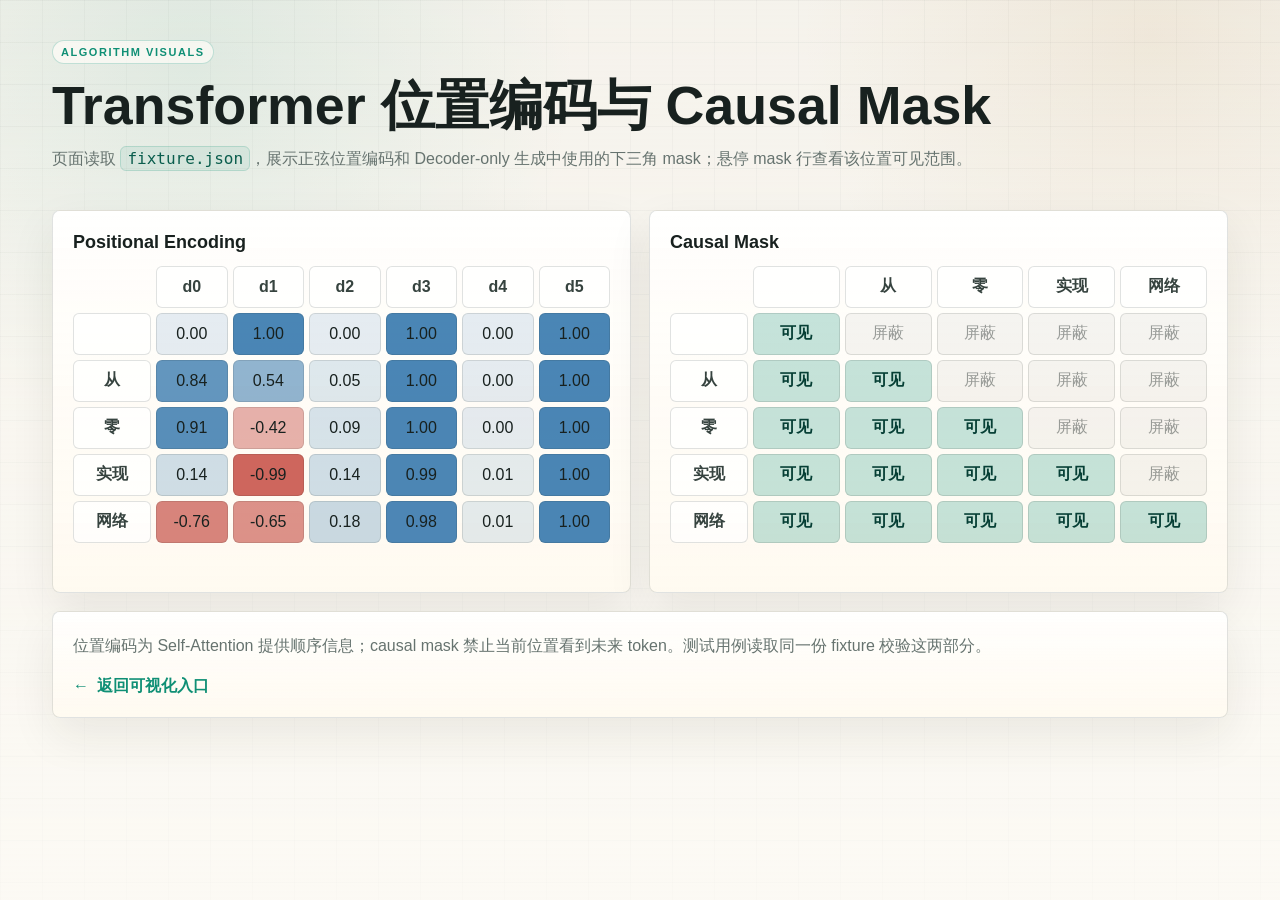
<file: visualizations/transformer/index.html>
<!DOCTYPE html>
<html lang="zh-CN">
<head>
  <meta charset="UTF-8" />
  <meta name="viewport" content="width=device-width, initial-scale=1" />
  <title>Transformer —— 位置编码与 Causal Mask</title>
  <link rel="icon" href="data:," />
  <link rel="stylesheet" href="../shared.css" />
  <style>
    .two-col { display: grid; grid-template-columns: repeat(auto-fit, minmax(320px, 1fr)); gap: 18px; }
    .tf-matrix { display: grid; gap: 5px; overflow-x: auto; }
    .tf-row { display: grid; gap: 5px; align-items: center; }
    .tf-cell, .tf-label { min-height: 42px; border-radius: 6px; display: grid; place-items: center; font-variant-numeric: tabular-nums; }
    .tf-label { border: 1px solid var(--line); color: var(--soft); background: rgba(255,255,255,0.72); font-weight: 700; }
    .tf-cell { border: 1px solid rgba(24,33,31,0.12); color: var(--ink); background: rgba(255,255,255,0.66); transition: transform 140ms ease, outline 140ms ease, box-shadow 140ms ease; }
    .mask-on { background: rgba(15,143,117,0.24); color: #063f35; font-weight: 800; }
    .mask-off { background: rgba(24,33,31,0.045); color: rgba(24,33,31,0.42); }
    .mask-hl { transform: translateY(-1px); outline: 2px solid var(--accent); outline-offset: -2px; box-shadow: 0 0 0 5px rgba(15,143,117,0.08); }
  </style>
</head>
<body>
  <header>
    <h1>Transformer 位置编码与 Causal Mask</h1>
    <p>页面读取 <code>fixture.json</code>，展示正弦位置编码和 Decoder-only 生成中使用的下三角 mask；悬停 mask 行查看该位置可见范围。</p>
  </header>
  <main>
    <section class="two-col">
      <div class="panel">
        <h2 style="margin:0 0 12px">Positional Encoding</h2>
        <div id="pe" class="tf-matrix"></div>
      </div>
      <div class="panel">
        <h2 style="margin:0 0 12px">Causal Mask</h2>
        <div id="mask" class="tf-matrix"></div>
        <p id="mask-readout" style="margin-top:10px;font-size:13px;color:var(--accent);min-height:1.5em"></p>
      </div>
    </section>
    <section class="panel">
      <p>位置编码为 Self-Attention 提供顺序信息；causal mask 禁止当前位置看到未来 token。测试用例读取同一份 fixture 校验这两部分。</p>
      <a class="back-link" href="../">返回可视化入口</a>
    </section>
  </main>
  <script>
    const fallback = {
      tokens: ["<bos>", "从", "零", "实现", "网络"],
      sequenceLength: 5,
      dModel: 6,
      positionalEncoding: [
        [0.0, 1.0, 0.0, 1.0, 0.0, 1.0],
        [0.8415, 0.5403, 0.0464, 0.9989, 0.0022, 1.0000],
        [0.9093, -0.4161, 0.0927, 0.9957, 0.0043, 1.0000],
        [0.1411, -0.9900, 0.1388, 0.9903, 0.0065, 1.0000],
        [-0.7568, -0.6536, 0.1846, 0.9828, 0.0086, 1.0000]
      ],
      causalMask: [
        [true,false,false,false,false],
        [true,true,false,false,false],
        [true,true,true,false,false],
        [true,true,true,true,false],
        [true,true,true,true,true]
      ],
      tolerance: 0.000001
    };

    async function loadFixture() {
      try {
        const r = await fetch("fixture.json", {cache: "no-store"});
        if (!r.ok) throw new Error(r.statusText);
        return await r.json();
      } catch {
        return fallback;
      }
    }

    function peColor(v) {
      const alpha = 0.12 + Math.abs(v) * 0.72;
      return v >= 0 ? `rgba(40,111,168,${alpha})` : `rgba(196,73,63,${alpha})`;
    }

    loadFixture().then(fixture => {
      const tokens = fixture.tokens;
      const dims = Array.from({length: fixture.dModel}, (_, i) => `d${i}`);
      const peCols = `78px repeat(${fixture.dModel}, minmax(54px, 1fr))`;

      // Positional Encoding
      const peEl = document.getElementById("pe");

      const peHeader = document.createElement("div");
      peHeader.className = "tf-row";
      peHeader.style.gridTemplateColumns = peCols;
      peHeader.innerHTML = `<div></div>${dims.map(d => `<div class="tf-label">${d}</div>`).join("")}`;
      peEl.appendChild(peHeader);

      fixture.positionalEncoding.forEach((row, i) => {
        const rowDiv = document.createElement("div");
        rowDiv.className = "tf-row";
        rowDiv.style.gridTemplateColumns = peCols;
        rowDiv.innerHTML = `<div class="tf-label">${tokens[i]}</div>` +
          row.map(v => `<div class="tf-cell" style="background:${peColor(v)}">${v.toFixed(2)}</div>`).join("");
        peEl.appendChild(rowDiv);
      });

      // Causal Mask with hover
      const maskEl = document.getElementById("mask");
      const maskReadout = document.getElementById("mask-readout");
      const maskCols = `78px repeat(${tokens.length}, minmax(54px, 1fr))`;
      const maskCellRows = [];

      const maskHeader = document.createElement("div");
      maskHeader.className = "tf-row";
      maskHeader.style.gridTemplateColumns = maskCols;
      maskHeader.innerHTML = `<div></div>${tokens.map(t => `<div class="tf-label">${t}</div>`).join("")}`;
      maskEl.appendChild(maskHeader);

      fixture.causalMask.forEach((row, i) => {
        const rowDiv = document.createElement("div");
        rowDiv.className = "tf-row";
        rowDiv.style.gridTemplateColumns = maskCols;
        const cells = [];
        rowDiv.innerHTML = `<div class="tf-label">${tokens[i]}</div>`;

        row.forEach((v, j) => {
          const cell = document.createElement("div");
          cell.className = `tf-cell ${v ? "mask-on" : "mask-off"}`;
          cell.dataset.row = i;
          cell.dataset.col = j;
          cell.textContent = v ? "可见" : "屏蔽";
          cells.push(cell);
          rowDiv.appendChild(cell);
        });

        rowDiv.addEventListener("mouseenter", () => {
          cells.forEach(c => c.classList.toggle("mask-hl", fixture.causalMask[i][+c.dataset.col]));
          const visible = row.filter(Boolean).length;
          maskReadout.textContent = `位置 ${i}（${tokens[i]}）可见前 ${visible} 个 token：${tokens.slice(0, visible).join("、")}`;
        });
        rowDiv.addEventListener("mouseleave", () => {
          cells.forEach(c => c.classList.remove("mask-hl"));
          maskReadout.textContent = "";
        });

        maskCellRows.push(cells);
        maskEl.appendChild(rowDiv);
      });
    });
  </script>
</body>
</html>
</file>
<file: visualizations/shared.css>
:root {
  color-scheme: light;
  --bg: #f4f1ea;
  --paper: #fffdf8;
  --panel: rgba(255, 253, 248, 0.92);
  --panel-strong: #fffaf0;
  --ink: #18211f;
  --muted: #66736f;
  --soft: #36433f;
  --line: rgba(39, 53, 49, 0.14);
  --line-strong: rgba(39, 53, 49, 0.26);
  --accent: #0f8f75;
  --accent-soft: rgba(15, 143, 117, 0.1);
  --accent-2: #a66b12;
  --danger: #c4493f;
  --blue: #286fa8;
  --shadow: 0 18px 45px rgba(43, 35, 20, 0.08);
  --radius: 8px;
  font-family: "Avenir Next", "Helvetica Neue", "PingFang SC", "Microsoft YaHei", sans-serif;
  color: var(--ink);
  background: var(--bg);
}

* { box-sizing: border-box; }

html { min-height: 100%; }

body {
  min-height: 100vh;
  margin: 0;
  background:
    linear-gradient(rgba(24, 33, 31, 0.045) 1px, transparent 1px),
    linear-gradient(90deg, rgba(24, 33, 31, 0.035) 1px, transparent 1px),
    radial-gradient(circle at 15% 7%, rgba(15, 143, 117, 0.12), transparent 24rem),
    radial-gradient(circle at 90% 4%, rgba(166, 107, 18, 0.10), transparent 22rem),
    var(--bg);
  background-size: 42px 42px, 42px 42px, auto, auto, auto;
  overflow-x: hidden;
}

body::before {
  content: "";
  position: fixed;
  inset: 0;
  pointer-events: none;
  background: linear-gradient(to bottom, rgba(255,253,248,0.15), rgba(255,253,248,0.72));
}

header {
  position: relative;
  max-width: 1240px;
  margin: 0 auto;
  padding: 40px 32px 20px;
}

header::before {
  content: "ALGORITHM VISUALS";
  display: inline-flex;
  margin-bottom: 14px;
  padding: 5px 8px;
  border: 1px solid rgba(15, 143, 117, 0.24);
  border-radius: 999px;
  color: var(--accent);
  background: rgba(255, 253, 248, 0.7);
  font-size: 11px;
  font-weight: 800;
  letter-spacing: 0.14em;
}

h1, h2, h3, p { margin-top: 0; }

h1 {
  max-width: 940px;
  margin-bottom: 12px;
  color: var(--ink);
  font-size: clamp(30px, 4.2vw, 58px);
  line-height: 1.02;
  font-weight: 780;
  letter-spacing: 0;
}

h2 {
  color: var(--ink);
  font-size: 18px;
  line-height: 1.25;
  letter-spacing: 0;
}

p {
  max-width: 940px;
  margin-bottom: 0;
  color: var(--muted);
  line-height: 1.72;
}

main {
  position: relative;
  max-width: 1240px;
  margin: 0 auto;
  padding: 18px 32px 54px;
  display: grid;
  gap: 18px;
}

.panel {
  position: relative;
  overflow: hidden;
  border: 1px solid var(--line);
  border-radius: var(--radius);
  padding: 20px;
  background: linear-gradient(180deg, rgba(255,255,255,0.76), rgba(255,250,240,0.9)), var(--panel);
  box-shadow: var(--shadow);
  animation: rise-in 420ms cubic-bezier(.2,.8,.2,1) both;
}

.panel::before {
  content: "";
  position: absolute;
  inset: 0;
  pointer-events: none;
  border-top: 1px solid rgba(255,255,255,0.82);
}

.panel:nth-of-type(2) { animation-delay: 55ms; }
.panel:nth-of-type(3) { animation-delay: 110ms; }
.panel:nth-of-type(4) { animation-delay: 165ms; }

.controls {
  display: flex;
  gap: 10px;
  align-items: center;
  flex-wrap: wrap;
}

button {
  min-height: 38px;
  border: 1px solid rgba(15, 143, 117, 0.28);
  border-radius: 999px;
  padding: 8px 14px;
  color: #0c4f43;
  background: linear-gradient(180deg, #ffffff, #f5fbf8);
  box-shadow: 0 1px 0 rgba(255,255,255,0.9), 0 8px 18px rgba(28, 72, 62, 0.07);
  font: inherit;
  font-weight: 700;
  cursor: pointer;
  transition: transform 160ms ease, border-color 160ms ease, background 160ms ease, box-shadow 160ms ease;
}

button:hover {
  transform: translateY(-1px);
  border-color: rgba(15, 143, 117, 0.6);
  background: linear-gradient(180deg, #ffffff, #ecf8f4);
  box-shadow: 0 10px 24px rgba(15, 143, 117, 0.13);
}

button:active { transform: translateY(0); }

input[type="range"] {
  width: min(560px, 100%);
  accent-color: var(--accent);
}

.metric {
  color: var(--soft);
  font-variant-numeric: tabular-nums;
}

.explain {
  display: grid;
  grid-template-columns: repeat(auto-fit, minmax(220px, 1fr));
  gap: 12px;
}

.explain-item {
  position: relative;
  min-height: 122px;
  border: 1px solid var(--line);
  border-radius: var(--radius);
  padding: 14px;
  background: rgba(255, 255, 255, 0.56);
  transition: transform 160ms ease, border-color 160ms ease, background 160ms ease;
}

.explain-item:hover {
  transform: translateY(-2px);
  border-color: var(--line-strong);
  background: rgba(255, 255, 255, 0.86);
}

.explain-item b {
  display: block;
  margin-bottom: 8px;
  color: var(--accent-2);
  font-size: 14px;
}

.explain-item span {
  color: var(--muted);
  line-height: 1.62;
}

.back-link {
  display: inline-flex;
  align-items: center;
  gap: 8px;
  margin-top: 16px;
  color: var(--accent);
  text-decoration: none;
  font-weight: 800;
}

.back-link::before {
  content: "←";
  transition: transform 160ms ease;
}

.back-link:hover::before { transform: translateX(-3px); }

code {
  border: 1px solid rgba(15, 143, 117, 0.18);
  border-radius: 6px;
  padding: 2px 6px;
  color: #0a5d4d;
  background: rgba(15, 143, 117, 0.08);
  font-family: "SFMono-Regular", Consolas, monospace;
}

.plot-container, .js-plotly-plot { border-radius: var(--radius); }

@keyframes rise-in {
  from { opacity: 0; transform: translateY(12px); }
  to { opacity: 1; transform: translateY(0); }
}

@media (max-width: 720px) {
  header { padding: 30px 18px 14px; }
  main { padding: 10px 18px 34px; }
  .panel { padding: 16px; }
  .controls { align-items: stretch; }
  button { flex: 1 1 auto; }
}

@media (prefers-reduced-motion: reduce) {
  *, *::before, *::after {
    animation-duration: 0.01ms !important;
    animation-iteration-count: 1 !important;
    scroll-behavior: auto !important;
    transition-duration: 0.01ms !important;
  }
}
</file>
